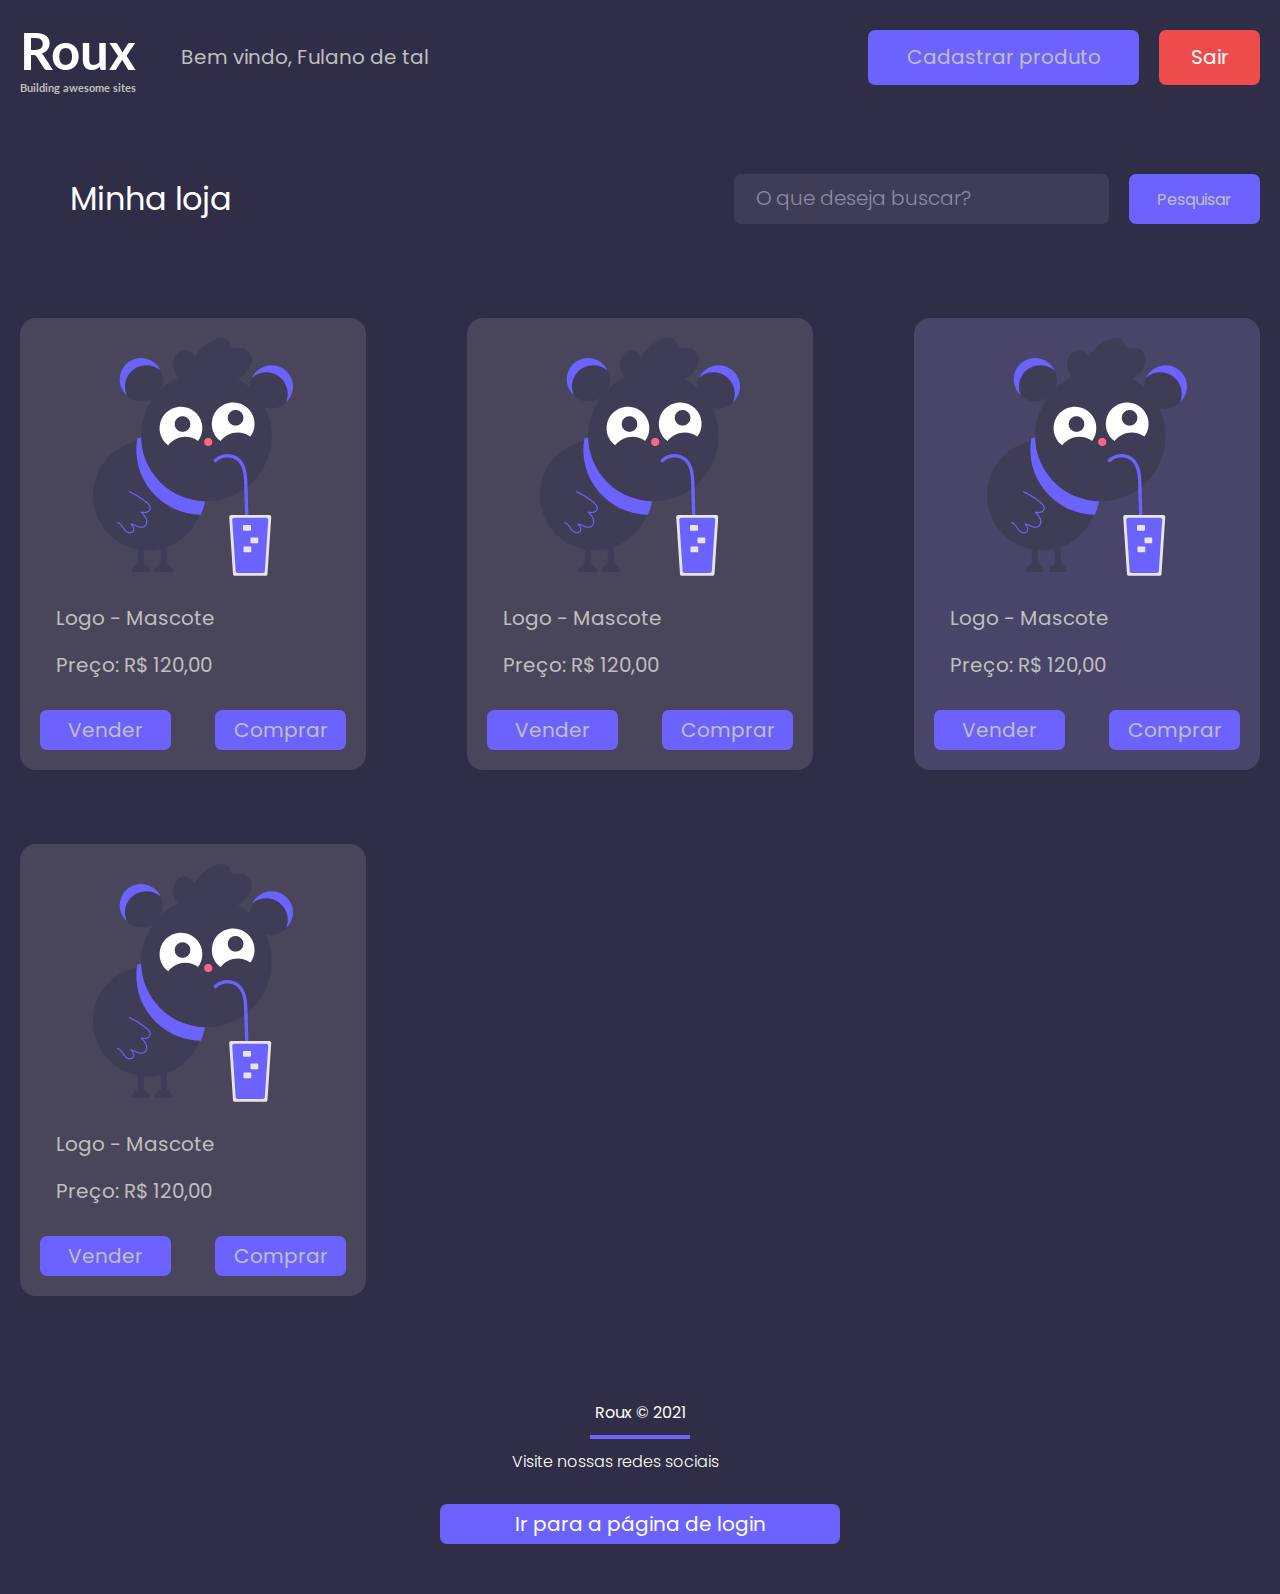
<file: index.html>
<!DOCTYPE html>
<html lang="pt-br">

<head>
    <meta charset="UTF-8">
    <meta http-equiv="X-UA-Compatible" content="IE=edge">
    <meta name="viewport" content="width=device-width, initial-scale=1.0">
    <title>Página de produtos</title>

    <link rel="shortcut icon" href="image/favicon.ico" type="image/x-icon">

    <link rel="stylesheet" href="https://cdnjs.cloudflare.com/ajax/libs/font-awesome/5.15.3/css/all.min.css"
        integrity="sha512-iBBXm8fW90+nuLcSKlbmrPcLa0OT92xO1BIsZ+ywDWZCvqsWgccV3gFoRBv0z+8dLJgyAHIhR35VZc2oM/gI1w=="
        crossorigin="anonymous" referrerpolicy="no-referrer" />

    <link rel="stylesheet" href="css/style.css">
</head>

<body>

    <div class="container-center-product-page">
        <div class="container">
            <header>
                <div class="logo-box">
                    <div class="logo">
                        <h1>Roux</h1>
                        <h2>Building awesome sites</h2>
                    </div>

                    <div class="welcome">
                        <span>Bem vindo, Fulano de tal</span>
                    </div>
                </div>

                <div class="buttons">
                    <button type="button" class="button--purple product-register">Cadastrar produto</button>
                    <button type="button" class="button--red">Sair</button>
                </div>
            </header>

            <section>
                <div class="my-store">
                    <span>Minha loja</span>
                </div>

                <div class="search">
                    <input type="text" name="search" class="search" placeholder="O que deseja buscar?">
                    <button type="button" class="button--purple">Pesquisar</button>
                </div>
            </section>

            <main>
                <ul class="product-list">
                    <li class="product-list-item">
                        <div class="image">
                            <img src="image/logo.png" alt="boneco roxo tomando suco com canudo">
                        </div>

                        <div class="text">
                            <p>Logo - Mascote</p>
                            <p>Preço: R$ 120,00</p>
                        </div>

                        <div class="button">
                            <button type="button" class="button--purple">Vender</button>
                            <button type="button" class="button--purple">Comprar</button>
                        </div>
                    </li>

                    <li class="product-list-item">
                        <div class="image">
                            <img src="image/logo.png" alt="boneco roxo tomando suco com canudo">
                        </div>

                        <div class="text">
                            <p>Logo - Mascote</p>
                            <p>Preço: R$ 120,00</p>
                        </div>

                        <div class="button">
                            <button type="button" class="button--purple">Vender</button>
                            <button type="button" class="button--purple">Comprar</button>
                        </div>
                    </li>

                    <li class="product-list-item bg-different">
                        <div class="image">
                            <img src="image/logo.png" alt="boneco roxo tomando suco com canudo">
                        </div>

                        <div class="text">
                            <p>Logo - Mascote</p>
                            <p>Preço: R$ 120,00</p>
                        </div>

                        <div class="button">
                            <button type="button" class="button--purple">Vender</button>
                            <button type="button" class="button--purple">Comprar</button>
                        </div>
                    </li>

                    <li class="product-list-item">
                        <div class="image">
                            <img src="image/logo.png" alt="boneco roxo tomando suco com canudo">
                        </div>

                        <div class="text">
                            <p>Logo - Mascote</p>
                            <p>Preço: R$ 120,00</p>
                        </div>

                        <div class="button">
                            <button type="button" class="button--purple">Vender</button>
                            <button type="button" class="button--purple">Comprar</button>
                        </div>
                    </li>
                </ul>
            </main>

            <footer>
                <div class="copyright">
                    <p>Roux &copy; 2021</p>
                </div>

                <nav class="social-media">
                    <p>Visite nossas redes sociais</p>
                    <ul>
                        <li><a href="https://www.instagram.com/alicedelpuppo/" target="_blank" rel="external"><i
                                    class="fab fa-instagram"></i></a></li>
                        <li><a href="https://github.com/AliceDelpuppo" target="_blank" rel="external"><i
                                    class="fab fa-github"></i></a>
                        </li>
                    </ul>
                </nav>

                <div class="login-page button--purple">
                    <a href="login.html" target="_self" rel="prev">Ir para a página de login</a>
                </div>
            </footer>
        </div>
    </div>

</body>

</html>
</file>
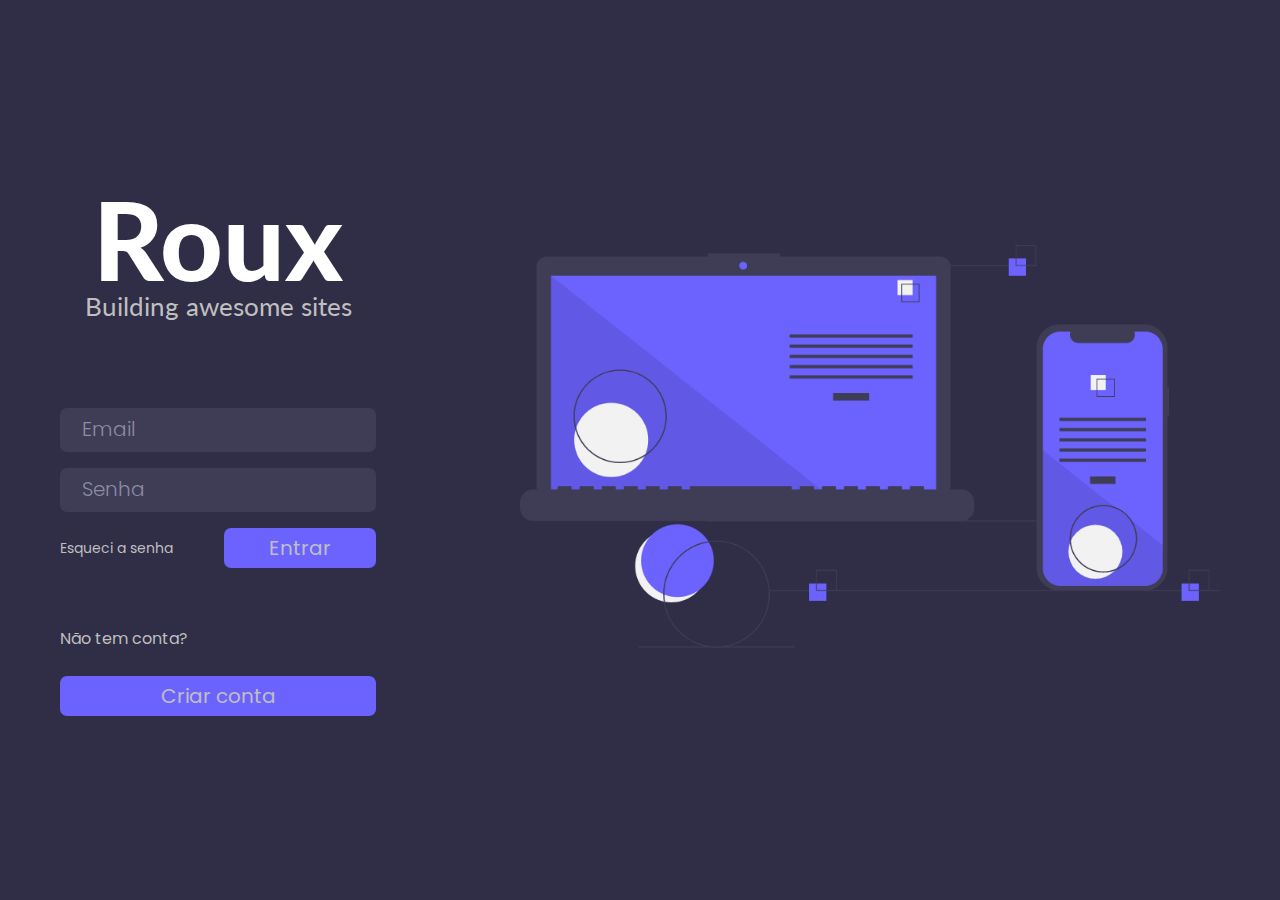
<file: login.html>
<!DOCTYPE html>
<html lang="pt-br">
<head>
    <meta charset="UTF-8">
    <meta http-equiv="X-UA-Compatible" content="IE=edge">
    <meta name="viewport" content="width=device-width, initial-scale=1.0">
    <title>Login</title>

    <link rel="shortcut icon" href="image/favicon.ico" type="image/x-icon">

    <link rel="stylesheet" href="https://cdnjs.cloudflare.com/ajax/libs/font-awesome/5.15.3/css/all.min.css" integrity="sha512-iBBXm8fW90+nuLcSKlbmrPcLa0OT92xO1BIsZ+ywDWZCvqsWgccV3gFoRBv0z+8dLJgyAHIhR35VZc2oM/gI1w==" crossorigin="anonymous" referrerpolicy="no-referrer" />

    <link rel="stylesheet" href="css/style.css">
</head>
<body>

    <div class="container-center-login">

        <main>
            <header class="logo">
                <h1>Roux</h1>
                <h2>Building awesome sites</h2>
            </header>
    
            <form class="email-login">
                <input type="email" name="email" class="email" placeholder="Email" required>
                <input type="senha" name="senha" class="senha" placeholder="Senha" required>
            </form>
    
            <div class="password-forget">
                <a href="#">Esqueci a senha</a>
                <button type="submit" class="button--purple">Entrar</button>
            </div>
    
            <div class="footer">
                <p>Não tem conta?</p>
                <button type="button" class="button--purple">Criar conta</button>
            </div>
        </main>

        <div class="image">
            <img src="image/undraw_progressive_app_m9ms.png" alt="desenho de computador e celular">
        </div>



    </div>
    
</body>
</html>
</file>
<file: css/style.css>
@import url("https://fonts.googleapis.com/css2?family=Lato:wght@400;900&family=Poppins:wght@300;400;700;900&display=swap");
* {
  margin: 0;
  padding: 0;
  box-sizing: border-box;
  font-family: "Poppins", sans-serif;
}

body {
  background-color: #302D47;
}

.container-center-login {
  display: flex;
  justify-content: space-between;
  align-items: center;
  max-width: 1200px;
  height: 100vh;
  margin: 0 auto;
  padding: 20px;
}
.container-center-login main {
  margin-right: 20px;
}
@media (min-width: 721px) and (max-width: 1160px) {
  .container-center-login main {
    margin: 0 auto;
    font-size: 20px;
  }
}
@media (max-width: 720px) {
  .container-center-login main {
    margin: 0 auto;
  }
}
.container-center-login main header.logo {
  text-align: center;
}
.container-center-login main header.logo h1 {
  font-family: "Lato", sans-serif;
  font-size: 109px;
  font-weight: 900;
  color: white;
  line-height: 1;
}
@media (max-width: 720px) {
  .container-center-login main header.logo h1 {
    font-size: 80px;
  }
}
.container-center-login main header.logo h2 {
  font-family: "Lato", sans-serif;
  font-size: 26px;
  font-weight: 400;
  color: #BFBFBF;
  margin-bottom: 89px;
  line-height: 1;
}
@media (max-width: 720px) {
  .container-center-login main header.logo h2 {
    font-size: 20px;
  }
}
.container-center-login main .email-login {
  display: flex;
  flex-direction: column;
}
.container-center-login main .email-login input {
  width: 316px;
  height: 40px;
  margin-bottom: 16px;
}
.container-center-login .password-forget {
  display: flex;
  justify-content: space-between;
  align-items: center;
  margin-bottom: 58px;
}
.container-center-login .password-forget a {
  font-size: 14px;
  color: #BFBFBF;
}
.container-center-login .password-forget .button--purple {
  width: 152px;
  height: 40px;
}
.container-center-login .footer p {
  font-size: 16px;
  color: #BFBFBF;
  margin-bottom: 25px;
}
.container-center-login .footer .button--purple {
  width: 316px;
  height: 40px;
}
.container-center-login .image img {
  width: 700px;
  height: auto;
}
@media (min-width: 721px) and (max-width: 1160px) {
  .container-center-login .image img {
    width: 450px;
    height: auto;
    padding: 20px;
    font-size: 20px;
  }
}
@media (max-width: 720px) {
  .container-center-login .image img {
    display: none;
  }
}

.container-center-product-page {
  max-width: 1300px;
  height: 100vh;
  margin: 0 auto;
  display: flex;
  justify-content: space-between;
  align-items: center;
  justify-content: center;
}
.container-center-product-page .container {
  height: 100vh;
  width: 100vw;
}
.container-center-product-page .container header {
  display: flex;
  justify-content: space-between;
  align-items: center;
  margin: 20px;
  margin-bottom: 80px;
}
@media (min-width: 721px) and (max-width: 1160px) {
  .container-center-product-page .container header {
    flex-direction: column;
    margin-bottom: 50px;
    font-size: 20px;
  }
}
@media (max-width: 720px) {
  .container-center-product-page .container header {
    flex-direction: column;
    margin-bottom: 50px;
  }
}
.container-center-product-page .container header .logo-box {
  display: flex;
  align-items: center;
  flex-direction: row;
}
.container-center-product-page .container header .logo-box .logo {
  margin-right: 45px;
}
@media (min-width: 721px) and (max-width: 1160px) {
  .container-center-product-page .container header .logo-box .logo {
    margin-bottom: 20px;
    font-size: 20px;
  }
}
@media (max-width: 720px) {
  .container-center-product-page .container header .logo-box .logo {
    margin-bottom: 20px;
  }
}
.container-center-product-page .container header .logo-box .logo h1 {
  font-family: "Lato", sans-serif;
  font-size: 51px;
  color: white;
}
.container-center-product-page .container header .logo-box .logo h2 {
  font-family: "Lato", sans-serif;
  font-size: 11px;
  color: #BFBFBF;
}
.container-center-product-page .container header .logo-box .welcome {
  font-size: 20px;
  color: #BFBFBF;
}
.container-center-product-page .container header .buttons .product-register {
  width: 271px;
  height: 55px;
  margin-right: 16px;
}
@media (min-width: 721px) and (max-width: 1160px) {
  .container-center-product-page .container header .buttons .product-register {
    width: 200px;
    height: 40px;
    font-size: 20px;
  }
}
@media (max-width: 720px) {
  .container-center-product-page .container header .buttons .product-register {
    width: 200px;
    height: 40px;
  }
}
.container-center-product-page .container header .buttons .button--red {
  width: 101px;
  height: 55px;
}
@media (min-width: 721px) and (max-width: 1160px) {
  .container-center-product-page .container header .buttons .button--red {
    width: 80px;
    height: 40px;
    font-size: 20px;
  }
}
@media (max-width: 720px) {
  .container-center-product-page .container header .buttons .button--red {
    width: 80px;
    height: 40px;
  }
}
.container-center-product-page .container section {
  display: flex;
  justify-content: space-between;
  align-items: center;
  margin: 0 0px 74px 70px;
}
@media (min-width: 721px) and (max-width: 1160px) {
  .container-center-product-page .container section {
    font-size: 20px;
    margin: 0 0px 50px 20px;
    font-size: 20px;
  }
}
@media (max-width: 720px) {
  .container-center-product-page .container section {
    flex-direction: column;
    align-items: initial;
    margin: 0 0px 50px 20px;
  }
}
.container-center-product-page .container section .my-store {
  font-size: 32px;
  color: white;
}
@media (min-width: 721px) and (max-width: 1160px) {
  .container-center-product-page .container section .my-store {
    font-size: 20px;
    font-size: 20px;
  }
}
@media (max-width: 720px) {
  .container-center-product-page .container section .my-store {
    margin-bottom: 15px;
    font-size: 20px;
  }
}
.container-center-product-page .container section .search {
  display: flex;
  flex-direction: row;
  margin-right: 20px;
}
.container-center-product-page .container section .search input.search {
  width: 375px;
  height: 50px;
}
@media (min-width: 721px) and (max-width: 1160px) {
  .container-center-product-page .container section .search input.search {
    width: 300px;
    height: 40px;
    font-size: 20px;
  }
}
@media (max-width: 720px) {
  .container-center-product-page .container section .search input.search {
    width: 300px;
    height: 40px;
  }
}
.container-center-product-page .container section .search .button--purple {
  font-size: 16px;
  width: 131px;
  height: 50px;
}
@media (min-width: 721px) and (max-width: 1160px) {
  .container-center-product-page .container section .search .button--purple {
    width: 100px;
    height: 40px;
    font-size: 14px;
    font-size: 20px;
  }
}
@media (max-width: 720px) {
  .container-center-product-page .container section .search .button--purple {
    width: 100px;
    height: 40px;
    font-size: 14px;
  }
}
.container-center-product-page .container main .product-list {
  display: flex;
  justify-content: space-between;
  align-items: center;
  list-style: none;
  flex-wrap: wrap;
}
@media (min-width: 721px) and (max-width: 1160px) {
  .container-center-product-page .container main .product-list {
    justify-content: center;
    font-size: 20px;
  }
}
@media (max-width: 720px) {
  .container-center-product-page .container main .product-list {
    justify-content: center;
  }
}
.container-center-product-page .container main .product-list .product-list-item {
  background-color: rgba(191, 191, 191, 0.18);
  border-radius: 16px;
  margin: 20px 20px 54px 20px;
}
@media (min-width: 721px) and (max-width: 1160px) {
  .container-center-product-page .container main .product-list .product-list-item {
    margin: 20px;
    font-size: 20px;
  }
}
@media (max-width: 720px) {
  .container-center-product-page .container main .product-list .product-list-item {
    margin: 20px;
  }
}
.container-center-product-page .container main .product-list .product-list-item .image {
  width: 200px;
  height: auto;
  margin: 20px auto;
}
.container-center-product-page .container main .product-list .product-list-item .text {
  font-size: 20px;
  color: #BFBFBF;
  margin-left: 36px;
  margin-bottom: 30px;
}
.container-center-product-page .container main .product-list .product-list-item .text :first-child {
  margin-bottom: 17px;
}
.container-center-product-page .container main .product-list .product-list-item .button button {
  width: 131px;
  height: 40px;
  margin: 0 20px 20px 20px;
}
.container-center-product-page .container main .product-list .bg-different {
  background-color: rgba(185, 181, 255, 0.18);
}
.container-center-product-page .container footer {
  text-align: center;
  padding: 50px;
}
@media (min-width: 721px) and (max-width: 1160px) {
  .container-center-product-page .container footer {
    padding: 10px 10px 50px 10px;
    font-size: 20px;
  }
}
@media (max-width: 720px) {
  .container-center-product-page .container footer {
    padding: 10px 10px 50px 10px;
  }
}
.container-center-product-page .container footer .copyright p {
  color: white;
  font-size: 16px;
}
.container-center-product-page .container footer .copyright p::after {
  content: "";
  width: 100px;
  height: 4px;
  background-color: #6C63FF;
  display: block;
  margin: 10px auto;
}
.container-center-product-page .container footer .social-media {
  display: flex;
  flex-direction: row;
  justify-content: center;
  align-items: center;
  margin-bottom: 30px;
}
.container-center-product-page .container footer .social-media p {
  color: white;
  font-weight: 300;
  font-size: 16px;
  margin-right: 10px;
}
.container-center-product-page .container footer .social-media ul {
  display: flex;
  list-style: none;
}
.container-center-product-page .container footer .social-media ul li {
  padding: 10px;
}
.container-center-product-page .container footer .social-media ul li a {
  color: white;
}
.container-center-product-page .container footer .social-media ul li a i {
  font-size: 25px;
}
.container-center-product-page .container footer .login-page {
  width: 400px;
  height: 40px;
  margin: 0 auto;
  display: flex;
  align-items: center;
  justify-content: center;
}
@media (min-width: 721px) and (max-width: 1160px) {
  .container-center-product-page .container footer .login-page {
    width: 400px;
    font-size: 20px;
  }
}
@media (max-width: 720px) {
  .container-center-product-page .container footer .login-page {
    width: 200px;
  }
}
.container-center-product-page .container footer .login-page a {
  color: white;
}

::placeholder {
  font-size: 20px;
  color: #8D8BA4;
  font-weight: 300;
}
@media (min-width: 721px) and (max-width: 1160px) {
  ::placeholder {
    font-size: 14px;
    font-size: 20px;
  }
}
@media (max-width: 720px) {
  ::placeholder {
    font-size: 14px;
  }
}

a {
  text-decoration: none;
}

.button--purple {
  background-color: #6C63FF;
  color: #BFBFBF;
  border: none;
  font-size: 20px;
  border-radius: 7px;
  text-align: center;
  cursor: pointer;
}
@media (min-width: 721px) and (max-width: 1160px) {
  .button--purple {
    font-size: 14px;
    font-size: 20px;
  }
}
@media (max-width: 720px) {
  .button--purple {
    font-size: 14px;
  }
}

.button--purple:hover {
  border: 1px solid #6C63FF;
  background-color: #302D47;
  color: white;
  transition: 0.3s;
}

.button--red {
  background-color: #EE4C4C;
  color: white;
  border: none;
  font-size: 20px;
  border-radius: 7px;
  text-align: center;
  cursor: pointer;
}
@media (min-width: 721px) and (max-width: 1160px) {
  .button--red {
    font-size: 16px;
    font-size: 20px;
  }
}
@media (max-width: 720px) {
  .button--red {
    font-size: 16px;
  }
}

.button--red:hover {
  border: 1px solid #EE4C4C;
  background-color: #302D47;
  color: white;
  transition: 0.3s;
}

input {
  border-radius: 7px;
  background-color: #3F3D56;
  outline: none;
  border: none;
  padding: 22px;
  color: #BFBFBF;
  font-size: 16px;
}
input:focus {
  border: 1px solid #6C63FF;
}

/*# sourceMappingURL=style.css.map */
</file>
